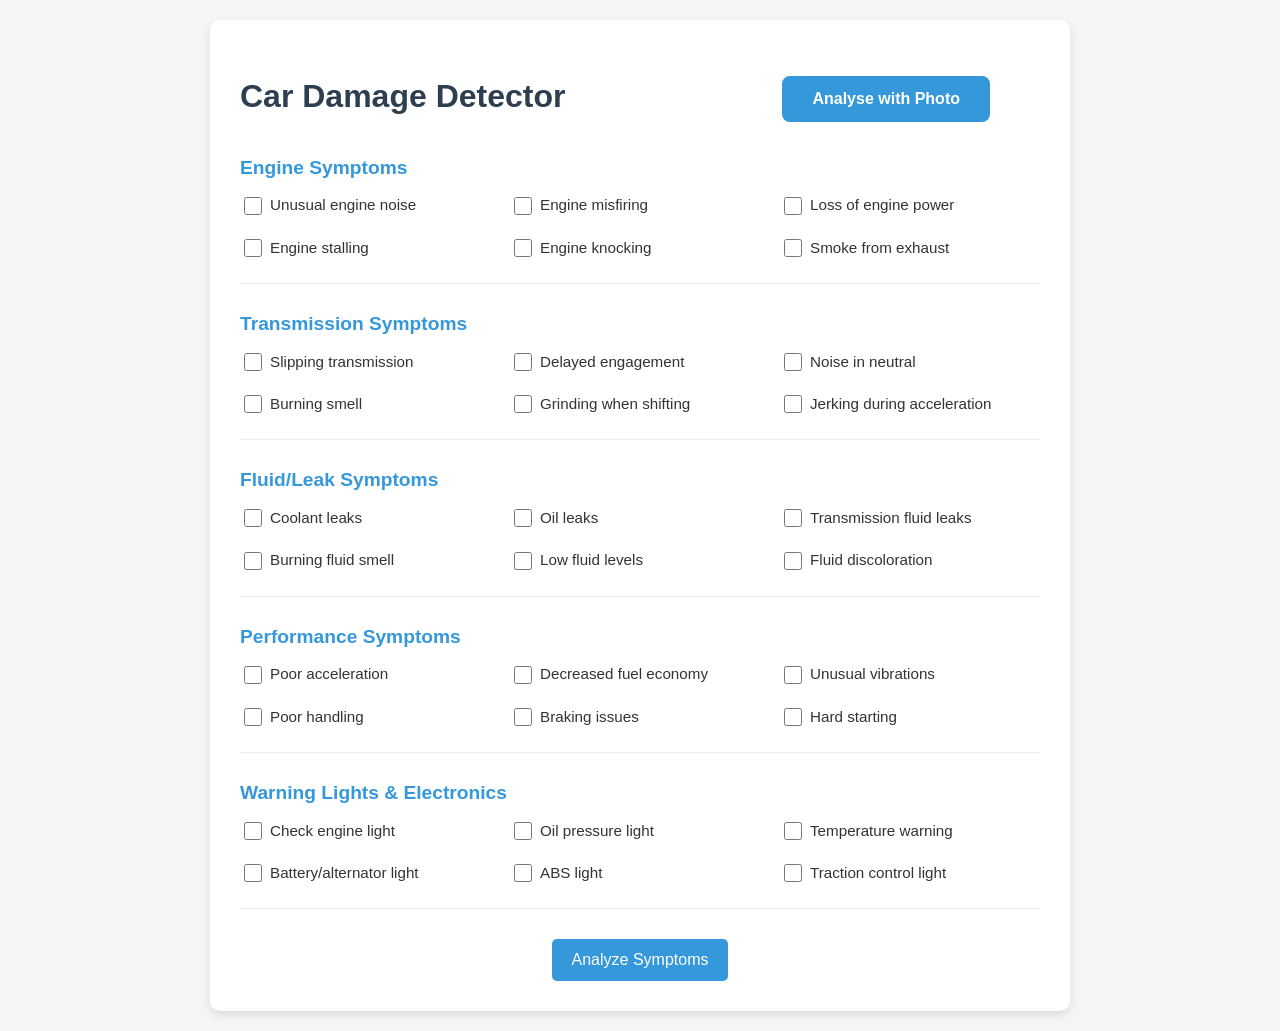
<file: index.html>
<!DOCTYPE html>
<html lang="en">
<head>
    <meta charset="UTF-8">
    <meta name="viewport" content="width=device-width, initial-scale=1.0">
    <title>Car Internal Damage Detector</title>
    <link rel="stylesheet" href="styles.css">
</head>
<body>
    
    <div class="container">
    
        <div class="header" style="position: relative;">
            <h1>Car Damage Detector</h1>
            <div class="buttons" onclick="showUploadOptions()">
                <button id="takeWithPhoto">Analyse with Photo</button>
            </div>
        </div>

        <div id="symptom-form">
            <div class="section">
                <div class="section-title">Engine Symptoms</div>
                <div class="symptom-group">
                    <div class="checkbox-group">
                        <div class="checkbox-item">
                            <input type="checkbox" id="check1" value="engine-noise">
                            <label for="check1">Unusual engine noise</label>
                        </div>
                        <div class="checkbox-item">
                            <input type="checkbox" id="check2" value="engine-misfire">
                            <label for="check2">Engine misfiring</label>
                        </div>
                        <div class="checkbox-item">
                            <input type="checkbox" id="check3" value="engine-power-loss">
                            <label for="check3">Loss of engine power</label>
                        </div>
                        <div class="checkbox-item">
                            <input type="checkbox" id="check4" value="engine-stalling">
                            <label for="check4">Engine stalling</label>
                        </div>
                        <div class="checkbox-item">
                            <input type="checkbox" id="check5" value="engine-knocking">
                            <label for="check5">Engine knocking</label>
                        </div>
                        <div class="checkbox-item">
                            <input type="checkbox" id="check6" value="engine-smoke">
                            <label for="check6">Smoke from exhaust</label>
                        </div>
                    </div>
                </div>
                
                <div class="section-title">Transmission Symptoms</div>
                <div class="symptom-group">
                    <div class="checkbox-group">
                        <div class="checkbox-item">
                            <input type="checkbox" id="check7" value="transmission-slip">
                            <label for="check7">Slipping transmission</label>
                        </div>
                        <div class="checkbox-item">
                            <input type="checkbox" id="check8" value="transmission-delay">
                            <label for="check8">Delayed engagement</label>
                        </div>
                        <div class="checkbox-item">
                            <input type="checkbox" id="check9" value="transmission-noise">
                            <label for="check9">Noise in neutral</label>
                        </div>
                        <div class="checkbox-item">
                            <input type="checkbox" id="check10" value="transmission-fluid">
                            <label for="check10">Burning smell</label>
                        </div>
                        <div class="checkbox-item">
                            <input type="checkbox" id="check11" value="transmission-grinding">
                            <label for="check11">Grinding when shifting</label>
                        </div>
                        <div class="checkbox-item">
                            <input type="checkbox" id="check12" value="transmission-jerking">
                            <label for="check12">Jerking during acceleration</label>
                        </div>
                    </div>
                </div>
                
                <div class="section-title">Fluid/Leak Symptoms</div>
                <div class="symptom-group">
                    <div class="checkbox-group">
                        <div class="checkbox-item">
                            <input type="checkbox" id="check13" value="fluid-coolant-leak">
                            <label for="check13">Coolant leaks</label>
                        </div>
                        <div class="checkbox-item">
                            <input type="checkbox" id="check14" value="fluid-oil-leak">
                            <label for="check14">Oil leaks</label>
                        </div>
                        <div class="checkbox-item">
                            <input type="checkbox" id="check15" value="fluid-transmission-leak">
                            <label for="check15">Transmission fluid leaks</label>
                        </div>
                        <div class="checkbox-item">
                            <input type="checkbox" id="check16" value="fluid-burning-smell">
                            <label for="check16">Burning fluid smell</label>
                        </div>
                        <div class="checkbox-item">
                            <input type="checkbox" id="check17" value="fluid-low-levels">
                            <label for="check17">Low fluid levels</label>
                        </div>
                        <div class="checkbox-item">
                            <input type="checkbox" id="check18" value="fluid-discoloration">
                            <label for="check18">Fluid discoloration</label>
                        </div>
                    </div>
                </div>
                
                <div class="section-title">Performance Symptoms</div>
                <div class="symptom-group">
                    <div class="checkbox-group">
                        <div class="checkbox-item">
                            <input type="checkbox" id="check19" value="performance-acceleration">
                            <label for="check19">Poor acceleration</label>
                        </div>
                        <div class="checkbox-item">
                            <input type="checkbox" id="check20" value="performance-fuel-economy">
                            <label for="check20">Decreased fuel economy</label>
                        </div>
                        <div class="checkbox-item">
                            <input type="checkbox" id="check21" value="performance-vibration">
                            <label for="check21">Unusual vibrations</label>
                        </div>
                        <div class="checkbox-item">
                            <input type="checkbox" id="check22" value="performance-handling">
                            <label for="check22">Poor handling</label>
                        </div>
                        <div class="checkbox-item">
                            <input type="checkbox" id="check23" value="performance-braking">
                            <label for="check23">Braking issues</label>
                        </div>
                        <div class="checkbox-item">
                            <input type="checkbox" id="check24" value="performance-starting">
                            <label for="check24">Hard starting</label>
                        </div>
                    </div>
                </div>
                
                <div class="section-title">Warning Lights & Electronics</div>
                <div class="symptom-group">
                    <div class="checkbox-group">
                        <div class="checkbox-item">
                            <input type="checkbox" id="check25" value="warning-check-engine">
                            <label for="check25">Check engine light</label>
                        </div>
                        <div class="checkbox-item">
                            <input type="checkbox" id="check26" value="warning-oil-pressure">
                            <label for="check26">Oil pressure light</label>
                        </div>
                        <div class="checkbox-item">
                            <input type="checkbox" id="check27" value="warning-temperature">
                            <label for="check27">Temperature warning</label>
                        </div>
                        <div class="checkbox-item">
                            <input type="checkbox" id="check28" value="warning-battery">
                            <label for="check28">Battery/alternator light</label>
                        </div>
                        <div class="checkbox-item">
                            <input type="checkbox" id="check29" value="warning-abs">
                            <label for="check29">ABS light</label>
                        </div>
                        <div class="checkbox-item">
                            <input type="checkbox" id="check30" value="warning-traction">
                            <label for="check30">Traction control light</label>
                        </div>
                    </div>
                </div>
            </div>
            
            <div class="error-message" style="display: none;" id="error-message">
                <p>Please select at least one symptom to analyze.</p>
            </div>

            <button id="analyze-button">Analyze Symptoms</button>
        </div>
        
        <div id="results">
            <h2>Potential Internal Damage Assessment</h2>
            <div id="problems-container"></div>
            
            <div class="next-steps">
                <h3>Recommended Next Steps:</h3>
                <ul id="recommendations"></ul>
            </div>
            
            <button id="reset-button">Check Again</button>
            
            <div class="disclaimer">
                This is a preliminary assessment tool only. For accurate diagnosis, please consult a qualified mechanic or use professional diagnostic equipment.
            </div>
        </div>
    </div>
    <script src="script.js"></script>
</body>
</html>
</file>
<file: styles.css>
body {
    font-family: 'Segoe UI', Tahoma, Geneva, Verdana, sans-serif;
    line-height: 1.6;
    margin: 0;
    padding: 20px;
    background-color: #f5f5f5;
    color: #333;
}

.container {
    max-width: 800px;
    margin: 0 auto;
    background-color: white;
    padding: 30px;
    border-radius: 10px;
    box-shadow: 0 4px 8px rgba(0,0,0,0.1);
}
.buttons {
    position: absolute;
    bottom: 1px;
    right: 40px;
}

.buttons button {
    background-color:#3498db;
    color: white;
    border: none;
    padding: 14px 30px;
    border-radius: 8px;
    font-size: 1rem;
    font-weight:bold;
    cursor: pointer;
    transition: all 0.2s ease;
    margin-right:10px;
}
/*     transition: background-color 0.3s;
 */
h1 {
    color: #2c3e50;
    text-align: left;
    margin-bottom: 30px;
}

.section {
    margin-bottom: 30px;
}

.section-title {
    font-size: 1.2rem;
    font-weight: bold;
    margin-bottom: 10px;
    color: #3498db;
}

.symptom-group {
    margin-bottom: 25px;
    border-bottom: 1px solid #eee;
    padding-bottom: 15px;
}

.checkbox-group {
    display: grid;
    grid-template-columns: repeat(auto-fill, minmax(200px, 1fr));
    gap: 10px;
}

.checkbox-item {
    display: flex;
    align-items: center;
    margin-bottom: 8px;
    cursor: pointer;
}

input[type="checkbox"] {
    margin-right: 8px;
    width: 18px;
    height: 18px;
    cursor: pointer;
}

label {
    font-size: 0.95rem;
    cursor: pointer;
}

button {
    background-color: #3498db;
    color: white;
    border: none;
    padding: 12px 20px;
    font-size: 1rem;
    border-radius: 5px;
    cursor: pointer;
    display: block;
    margin: 20px auto 0;
    transition: background-color 0.3s;
}

button:hover {
    background-color: #2980b9;
}

#results {
    display: none;
    margin-top: 30px;
    padding: 20px;
    border-radius: 5px;
    background-color: #f9f9f9;
}

.result-section {
    margin-bottom: 20px;
}

.problem-item {
    margin-bottom: 15px;
    padding: 10px;
    border-left: 3px solid #e74c3c;
    background-color: #faf0f0;
}

.problem-title {
    font-weight: bold;
    color: #e74c3c;
    margin-bottom: 5px;
}

.severity {
    display: inline-block;
    padding: 3px 8px;
    border-radius: 3px;
    font-size: 0.8rem;
    margin-left: 10px;
}

.high {
    background-color: #e74c3c;
    color: white;
}

.medium {
    background-color: #f39c12;
    color: white;
}

.low {
    background-color: #3498db;
    color: white;
}

.next-steps {
    background-color: #eaf2f8;
    padding: 15px;
    border-radius: 5px;
    margin-top: 20px;
}

.disclaimer {
    font-size: 0.8rem;
    color: #7f8c8d;
    text-align: center;
    margin-top: 30px;
    font-style: italic;
}
.error-message {
    color: rgb(223, 92, 92);
    background-color: #fee2e2;
    border-radius: 8px;
    margin: 15px 0;
    display: none;
    align-items: center;
    padding: 1px;
    padding-left: 20px;
}
</file>
